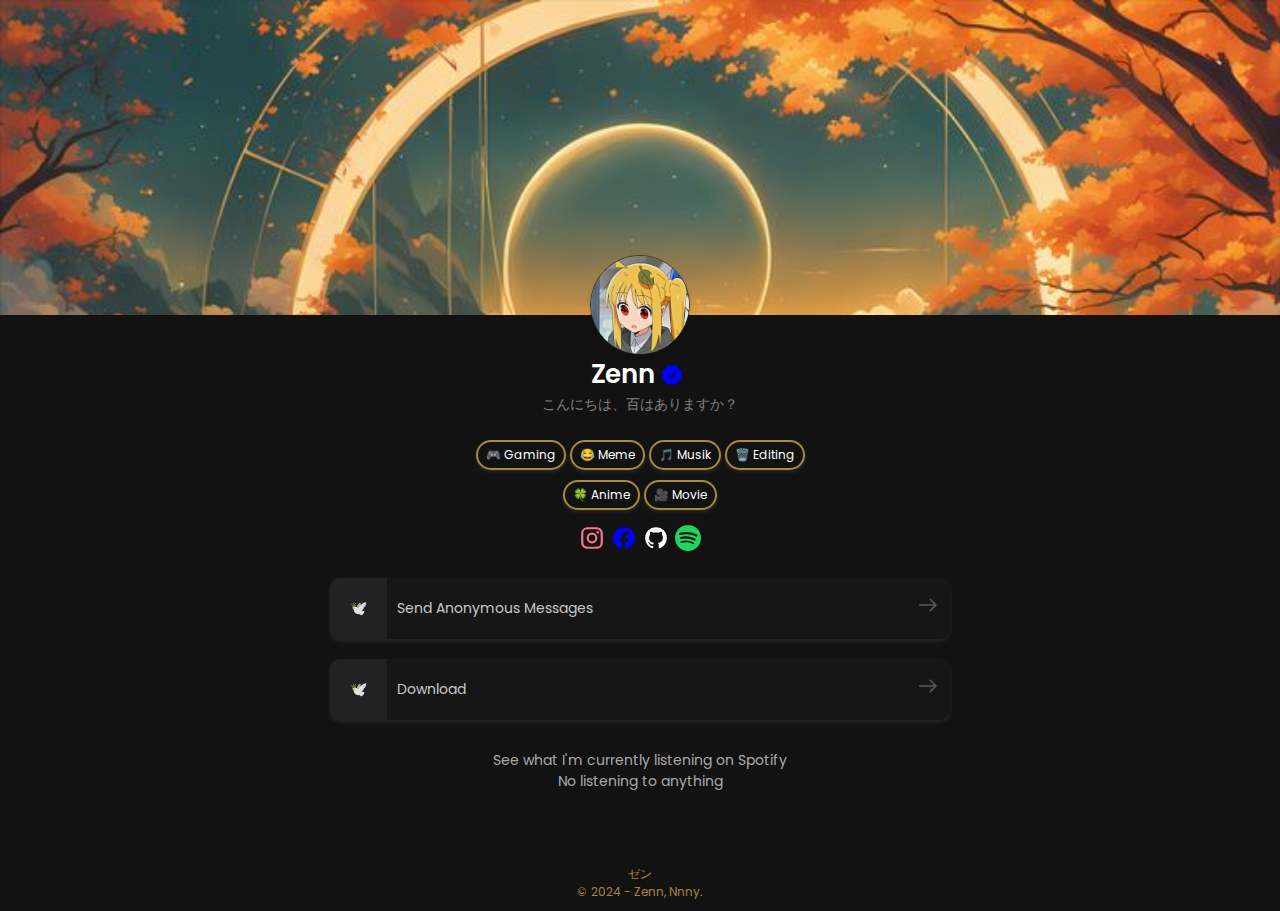
<file: index.html>
<!DOCTYPE html>
<html lang="en">
  <head>
    <meta charset="UTF-8" />
    <meta name="viewport" content="width=device-width, initial-scale=1.0" />
    <title>Zyka - Zenn</title>
    <link rel="stylesheet" href="style.css" />
    <!-- import font -->
    <link rel="preconnect" href="https://fonts.googleapis.com" />
    <link rel="preconnect" href="https://fonts.gstatic.com" crossorigin />
    <link
      href="https://fonts.googleapis.com/css2?family=Poppins:ital,wght@0,100;0,200;0,300;0,400;0,500;0,600;0,700;0,800;0,900;1,100;1,200;1,300;1,400;1,500;1,600;1,700;1,800;1,900&display=swap"
      rel="stylesheet"
    />
    <!-- jquery -->
    <script
      src="https://code.jquery.com/jquery-3.7.1.min.js"
      integrity="sha256-/JqT3SQfawRcv/BIHPThkBvs0OEvtFFmqPF/lYI/Cxo="
      crossorigin="anonymous"
    ></script>
  </head>
  <body>
    <div class="container">
      <div class="sampul"></div>
      <div class="profil">
        <img src="asset/f2083756566a8c298023dbb04d06baca.jpg" alt="profil" />
        <h1 class="nama">
          Zenn
          <svg
            xmlns="http://www.w3.org/2000/svg"
            width="34"
            height="34"
            viewBox="0 0 24 24"
          >
            <path
              fill="Blue"
              fill-rule="evenodd"
              d="M15.418 5.643a1.25 1.25 0 0 0-1.34-.555l-1.798.413a1.25 1.25 0 0 1-.56 0l-1.798-.413a1.25 1.25 0 0 0-1.34.555l-.98 1.564c-.1.16-.235.295-.395.396l-1.564.98a1.25 1.25 0 0 0-.555 1.338l.413 1.8a1.25 1.25 0 0 1 0 .559l-.413 1.799a1.25 1.25 0 0 0 .555 1.339l1.564.98c.16.1.295.235.396.395l.98 1.564c.282.451.82.674 1.339.555l1.798-.413a1.25 1.25 0 0 1 .56 0l1.799.413a1.25 1.25 0 0 0 1.339-.555l.98-1.564c.1-.16.235-.295.395-.395l1.565-.98a1.25 1.25 0 0 0 .554-1.34L18.5 12.28a1.25 1.25 0 0 1 0-.56l.413-1.799a1.25 1.25 0 0 0-.554-1.339l-1.565-.98a1.25 1.25 0 0 1-.395-.395zm-.503 4.127a.5.5 0 0 0-.86-.509l-2.615 4.426l-1.579-1.512a.5.5 0 1 0-.691.722l2.034 1.949a.5.5 0 0 0 .776-.107z"
              clip-rule="evenodd"
            />
          </svg>
        </h1>
        <p class="deskripsi">こんにちは、百はありますか？</p>
      </div>
      <div class="div-tengah">
        <div class="hoby1">
          <div class="ini-hoby">
            <p>🎮 Gaming</p>
          </div>
          <div class="ini-hoby">
            <p>😂 Meme</p>
          </div>
          <div class="ini-hoby">
            <p>🎵 Musik</p>
          </div>
          <div class="ini-hoby">
            <p>🗑️ Editing</p>
          </div>
        </div>
      </div>
      <div class="div-tengah">
        <div class="hoby2">
          <div class="ini-hoby">
            <p>🍀 Anime</p>
          </div>
          <div class="ini-hoby">
            <p>🎥 Movie</p>
          </div>
        </div>
      </div>
      <div class="sosial div-tengah">
        <a href="https://www.instagram.com/nandaaa_79/" target="_blank">
          <span
            ><svg
              xmlns="http://www.w3.org/2000/svg"
              width="26"
              height="26"
              viewBox="0 0 24 24"
            >
              <path
                fill="#ff758f"
                d="M7.8 2h8.4C19.4 2 22 4.6 22 7.8v8.4a5.8 5.8 0 0 1-5.8 5.8H7.8C4.6 22 2 19.4 2 16.2V7.8A5.8 5.8 0 0 1 7.8 2m-.2 2A3.6 3.6 0 0 0 4 7.6v8.8C4 18.39 5.61 20 7.6 20h8.8a3.6 3.6 0 0 0 3.6-3.6V7.6C20 5.61 18.39 4 16.4 4zm9.65 1.5a1.25 1.25 0 0 1 1.25 1.25A1.25 1.25 0 0 1 17.25 8A1.25 1.25 0 0 1 16 6.75a1.25 1.25 0 0 1 1.25-1.25M12 7a5 5 0 0 1 5 5a5 5 0 0 1-5 5a5 5 0 0 1-5-5a5 5 0 0 1 5-5m0 2a3 3 0 0 0-3 3a3 3 0 0 0 3 3a3 3 0 0 0 3-3a3 3 0 0 0-3-3"
              /></svg></span
        ></a>
        <a href="#">
          <span
            ><svg
              xmlns="http://www.w3.org/2000/svg"
              width="26"
              height="26"
              viewBox="0 0 24 24"
            >
              <path
                fill="Blue"
                d="M22 12c0-5.52-4.48-10-10-10S2 6.48 2 12c0 4.84 3.44 8.87 8 9.8V15H8v-3h2V9.5C10 7.57 11.57 6 13.5 6H16v3h-2c-.55 0-1 .45-1 1v2h3v3h-3v6.95c5.05-.5 9-4.76 9-9.95"
              /></svg></span
        ></a>
        <a href="#">
          <span
            ><svg
              xmlns="http://www.w3.org/2000/svg"
              width="26"
              height="26"
              viewBox="0 0 24 24"
            >
              <path
                fill="white"
                d="M12 2A10 10 0 0 0 2 12c0 4.42 2.87 8.17 6.84 9.5c.5.08.66-.23.66-.5v-1.69c-2.77.6-3.36-1.34-3.36-1.34c-.46-1.16-1.11-1.47-1.11-1.47c-.91-.62.07-.6.07-.6c1 .07 1.53 1.03 1.53 1.03c.87 1.52 2.34 1.07 2.91.83c.09-.65.35-1.09.63-1.34c-2.22-.25-4.55-1.11-4.55-4.92c0-1.11.38-2 1.03-2.71c-.1-.25-.45-1.29.1-2.64c0 0 .84-.27 2.75 1.02c.79-.22 1.65-.33 2.5-.33c.85 0 1.71.11 2.5.33c1.91-1.29 2.75-1.02 2.75-1.02c.55 1.35.2 2.39.1 2.64c.65.71 1.03 1.6 1.03 2.71c0 3.82-2.34 4.66-4.57 4.91c.36.31.69.92.69 1.85V21c0 .27.16.59.67.5C19.14 20.16 22 16.42 22 12A10 10 0 0 0 12 2"
              /></svg></span
        ></a>
        <a href="#">
          <span
            ><svg
              xmlns="http://www.w3.org/2000/svg"
              width="26"
              height="26"
              viewBox="0 0 256 256"
            >
              <path
                fill="#1ed760"
                d="M128 0C57.308 0 0 57.309 0 128c0 70.696 57.309 128 128 128c70.697 0 128-57.304 128-128C256 57.314 198.697.007 127.998.007zm58.699 184.614c-2.293 3.76-7.215 4.952-10.975 2.644c-30.053-18.357-67.885-22.515-112.44-12.335a7.981 7.981 0 0 1-9.552-6.007a7.968 7.968 0 0 1 6-9.553c48.76-11.14 90.583-6.344 124.323 14.276c3.76 2.308 4.952 7.215 2.644 10.975m15.667-34.853c-2.89 4.695-9.034 6.178-13.726 3.289c-34.406-21.148-86.853-27.273-127.548-14.92c-5.278 1.594-10.852-1.38-12.454-6.649c-1.59-5.278 1.386-10.842 6.655-12.446c46.485-14.106 104.275-7.273 143.787 17.007c4.692 2.89 6.175 9.034 3.286 13.72zm1.345-36.293C162.457 88.964 94.394 86.71 55.007 98.666c-6.325 1.918-13.014-1.653-14.93-7.978c-1.917-6.328 1.65-13.012 7.98-14.935C93.27 62.027 168.434 64.68 215.929 92.876c5.702 3.376 7.566 10.724 4.188 16.405c-3.362 5.69-10.73 7.565-16.4 4.187z"
              /></svg
          ></span>
        </a>
      </div>
      <div class="link div-tengah">
        <div id="openModalMessage" class="item-link">
          <div class="item-name">
            <span>🕊️</span>
            <p>Send Anonymous Messages</p>
          </div>
          <span class="icon-panah">
            <svg
              xmlns="http://www.w3.org/2000/svg"
              width="26"
              height="26"
              viewBox="0 0 16 9"
            >
              <path
                fill="#595959"
                d="M12.5 5h-9c-.28 0-.5-.22-.5-.5s.22-.5.5-.5h9c.28 0 .5.22.5.5s-.22.5-.5.5"
              />
              <path
                fill="#595959"
                d="M10 8.5a.47.47 0 0 1-.35-.15c-.2-.2-.2-.51 0-.71l3.15-3.15l-3.15-3.15c-.2-.2-.2-.51 0-.71c.2-.2.51-.2.71 0l3.5 3.5c.2.2.2.51 0 .71l-3.5 3.5c-.1.1-.23.15-.35.15Z"
              />
            </svg>
          </span>
        </div>
        <div id="openModalDownload" class="item-link">
          <div class="item-name">
            <span>🕊️</span>
            <p>Download</p>
          </div>
          <span class="icon-panah">
            <svg
              xmlns="http://www.w3.org/2000/svg"
              width="26"
              height="26"
              viewBox="0 0 16 9"
            >
              <path
                fill="#595959"
                d="M12.5 5h-9c-.28 0-.5-.22-.5-.5s.22-.5.5-.5h9c.28 0 .5.22.5.5s-.22.5-.5.5"
              />
              <path
                fill="#595959"
                d="M10 8.5a.47.47 0 0 1-.35-.15c-.2-.2-.2-.51 0-.71l3.15-3.15l-3.15-3.15c-.2-.2-.2-.51 0-.71c.2-.2.51-.2.71 0l3.5 3.5c.2.2.2.51 0 .71l-3.5 3.5c-.1.1-.23.15-.35.15Z"
              />
            </svg>
          </span>
        </div>
      </div>
      <div class="spotify div-tengah">
        <p>See what I'm currently listening on Spotify</p>
        <p>No listening to anything</p>
      </div>
    </div>

    <div class="footer">
      <p>ゼン</p>
      <p>&copy; 2024 - Zenn, Nnny.</p>
    </div>

    <!-- modal kirim pesan -->
    <div id="modalMessage">
      <div class="modal-content">
        <div class="modal-title">
          <p>Kirim Pesan Anonim</p>
          <span class="close" id="closeMessage">&times;</span>
        </div>
        <div class="modal-container-message">
          <form id="formMessage">
            <textarea
              name="message"
              id="message"
              placeholder="Apapun..."
            ></textarea>
            <button type="button" class="btn-send" id="sendMessage">
              Kirim
            </button>
          </form>
        </div>
      </div>
    </div>

    <!-- modal download -->
    <div id="modal">
      <div class="modal-content">
        <div class="modal-title">
          <p>Download</p>
          <span class="close">&times;</span>
        </div>
        <div class="modal-container">
          <div class="modal-search">
            <input type="text" placeholder="Cari sesuatu..." id="search" />
            <span>
              <svg
                xmlns="http://www.w3.org/2000/svg"
                width="24"
                height="24"
                viewBox="0 0 24 24"
              >
                <path
                  fill="white"
                  d="m19.6 21l-6.3-6.3q-.75.6-1.725.95T9.5 16q-2.725 0-4.612-1.888T3 9.5t1.888-4.612T9.5 3t4.613 1.888T16 9.5q0 1.1-.35 2.075T14.7 13.3l6.3 6.3zM9.5 14q1.875 0 3.188-1.312T14 9.5t-1.312-3.187T9.5 5T6.313 6.313T5 9.5t1.313 3.188T9.5 14"
                />
              </svg>
            </span>
          </div>
          <div
            class="modal-item-container"
            id="modal-item-download-container"
          ></div>
        </div>
      </div>
    </div>
    <!-- scriptnya -->
    <script src="js/script.js"></script>
  </body>
</html>
</file>
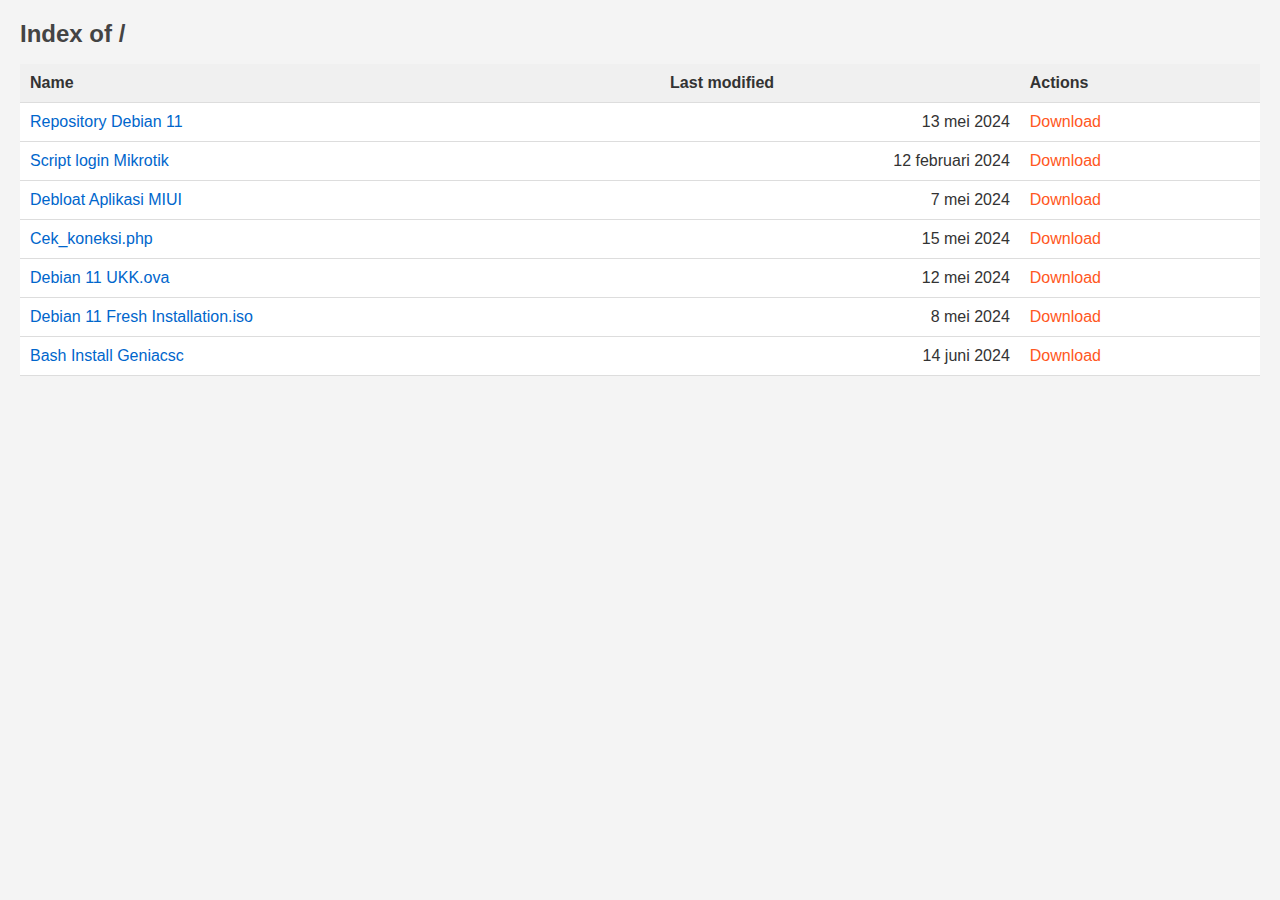
<file: file/index.html>
<!DOCTYPE html>
<html lang="id">
  <head>
    <meta charset="UTF-8" />
    <meta name="viewport" content="width=device-width, initial-scale=1.0" />
    <title>Index of /</title>
    <style>
      body {
        font-family: Arial, sans-serif;
        background-color: #f4f4f4;
        color: #333;
        margin: 20px;
      }

      h1 {
        font-size: 24px;
        color: #444;
      }

      table {
        width: 100%;
        border-collapse: collapse;
        background-color: #fff;
        margin-top: 10px;
      }

      th,
      td {
        padding: 10px;
        border-bottom: 1px solid #ddd;
      }

      th {
        background-color: #f0f0f0;
        text-align: left;
      }

      a.view-link {
        color: #0066cc;
        text-decoration: none;
      }

      a.view-link:hover {
        text-decoration: underline;
      }

      a.download-link {
        color: #ff5722;
        text-decoration: none;
      }

      a.download-link:hover {
        text-decoration: underline;
      }

      .date {
        text-align: right;
      }
    </style>
  </head>
  <body>
    <h1>Index of /</h1>
    <table id="file-table">
      <thead>
        <tr>
          <th>Name</th>
          <th>Last modified</th>
          <th>Actions</th>
        </tr>
      </thead>
      <tbody>
        <!-- Data file akan diisi melalui JavaScript -->
      </tbody>
    </table>
    <script src="https://code.jquery.com/jquery-3.6.0.min.js"></script>
    <script>
      $(document).ready(function () {
        $.getJSON("../item.json", function (items) {
          // Render data ke dalam tabel
          items.forEach((item) => {
            $("#file-table tbody").append(`
              <tr>
                <td><a href="${item.viewLink}" class="view-link" target="_blank">${item.title}</a></td>
                <td class="date">${item.date}</td>
                <td><a href="${item.downloadLink}" class="download-link" target="_blank">Download</a></td>
              </tr>
            `);
          });
        });
      });
    </script>
  </body>
</html>
</file>
<file: style.css>
:root {
  --dasar: #f2c253ac;
  ---bg: #121212;
}
* {
  margin: 0;
  padding: 0;
  box-sizing: border-box;
}

html {
  scroll-behavior: smooth;
}

body {
  font-family: "Poppins", sans-serif;
  background-color: var(---bg);
}

.container {
  min-height: 95vh;
  color: white;
}

.sampul {
  background-image: url("asset/Anime-Scenery-Wallpaper.png");
  background-size: cover;
  background-repeat: no-repeat;
  min-height: 25vh;
}

.profil {
  display: flex;
  justify-content: center;
  align-items: center;
  flex-flow: column;
  margin-top: -60px;
}

.profil img {
  width: 100px;
  height: auto;
  border-radius: 50%;
  box-shadow: 0 2px 4px rgba(0, 0, 0, 0.1);
  border: solid 1px #1d1d1dbe;
}

.profil h1 {
  font-size: 26px;
  font-weight: 600;
  display: flex;
  justify-content: center;
  align-items: center;
}

.deskripsi {
  color: gray;
  font-size: 14px;
}

.div-tengah {
  width: 100%;
  display: flex;
  justify-content: center;
  align-items: center;
}

.hoby1 {
  margin-top: 20px;
  display: flex;
  justify-content: center;
  align-items: center;
  padding: 5px 0;
}

.hoby2 {
  padding: 5px 0;
  display: flex;
  justify-content: center;
  align-items: center;
}

.ini-hoby {
  padding: 4px 8px;
  border-radius: 20px;
  border: solid 2px var(--dasar);
  margin: 0 2px;
  box-shadow: 0 2px 4px rgba(255, 255, 255, 0.1);
}

.ini-hoby p {
  white-space: nowrap;
  text-align: center;
  font-size: 12px;
}

.sosial {
  padding: 10px 0;
}

.sosial a {
  margin: 0 3px;
  transition: opacity 0.3s ease-in-out;
}

.sosial a:hover {
  opacity: 50%;
}

.link {
  padding: 0 20px;
  flex-direction: column;
}

.item-link {
  border-radius: 10px;
  text-decoration: none;
  background-color: #161616;
  width: 90%;
  box-shadow: 0 2px 4px rgba(255, 255, 255, 0.1);
  transition: all 0.3s ease-in-out;
  display: flex;
  justify-content: space-between;
  margin: 10px 0;
  cursor: pointer;
}

.item-link:hover {
  opacity: 60%;
  box-shadow: 0 0px 0px rgba(255, 255, 255, 0.1);
}

.item-name {
  display: flex;
  justify-content: center;
  align-items: center;
  font-size: 14px;
}

.item-name span {
  background-color: #222222;
  padding: 20px;
  border-radius: 10px 0 0 10px;
}

.item-name p {
  color: #ffffffc4;
  padding-left: 10px;
}

.icon-panah {
  margin: auto 0;
  padding-right: 10px;
}

.spotify {
  text-align: center;
  color: #ffffffa6;
  flex-direction: column;
  padding: 20px 0;
  font-size: 14px;
}

.footer {
  text-align: center;
  color: var(--dasar);
  padding: 10px 0;
  font-size: 12px;
}

/* modal */
#modal,
#modalMessage {
  display: none;
  position: fixed;
  z-index: 1;
  left: 0;
  top: 0;
  width: 100%;
  height: 100%;
  overflow: auto;
  background-color: rgb(0, 0, 0);
  background-color: rgba(0, 0, 0, 0.7);
  backdrop-filter: blur(2px);
  padding-top: 60px;
}

.modal-content {
  background-color: #222222;
  margin: 5% auto;
  padding: 20px;
  border: 1px solid var(---bg);
  width: 90%;
  border-radius: 10px;
  max-height: 80vh;
}

.modal-title {
  display: flex;
  justify-content: space-between;
  align-items: center;
  width: 100%;
}

.modal-title p {
  font-weight: bold;
  color: white;
  font-size: 1.3em;
}

.close {
  color: #aaa;
  font-size: 28px;
  font-weight: bold;
  cursor: pointer;
}

.modal-container {
  margin-top: 20px;
}

.modal-search {
  width: 100%;
  display: flex;
  align-items: center;
  justify-content: space-between;
  border-radius: 10px;
  background-color: #333333;
}

#search {
  width: 100%;
  padding: 8px 16px;
  color: white;
  outline: none;
  background-color: transparent;
  border: none;
  font-size: 1.1em;
  padding: 10px 20px;
}

.modal-search span {
  margin-right: 10px;
  margin-top: 5px;
  padding: 0px 5px;
  cursor: pointer;
}

.modal-item-container,
.modal-container-message {
  max-height: 45vh;
  overflow-y: auto;
  margin-top: 5px;
}

.modal-item {
  display: flex;
  justify-content: space-between;
  align-items: center;
  background-color: #333333;
  border-radius: 10px;
  margin: 8px 0;
  padding: 5px 10px;
  transition: all 0.3s;
}

.modal-item:hover {
  background-color: #444444;
}

.modal-item-left {
  display: flex;
  align-items: center;
}

.modal-item-left-icon {
  margin-right: 15px;
}

.modal-item-left-meta {
  color: white;
  padding: 5px 0px;
}

.modal-item-left-meta-title {
  font-size: 0.8em;
}

.modal-item-left-meta-date {
  font-size: 0.6em;
  opacity: 50%;
}

.modal-item-right {
  display: flex;
  align-items: center;
  justify-content: center;
}

.modal-item-right a {
  margin: 0px 5px;
  cursor: pointer;
  transition: all 0.3s;
}

.modal-item-right a:hover {
  opacity: 50%;
}

.no-scroll {
  overflow: hidden;
}

.modal-container-message {
  display: flex;
  flex-direction: column;
  margin-top: 20px;
  overflow: hidden;
}

#message {
  padding: 10px 20px;
  font-family: Arial, Helvetica, sans-serif;
  background-color: #33333391;
  color: white;
  width: 100%;
  height: 20vh;
  resize: none;
  outline: none;
  border-radius: 10px;
  border: none;
  box-shadow: 2px 4px 0px 0px rgba(0, 0, 0, 0.055);
  font-size: 1.05em;
}

.btn-send {
  background-color: var(--dasar);
  border: none;
  color: white;
  padding: 10px 20px;
  text-align: center;
  text-decoration: none;
  font-size: 16px;
  margin-top: 8px;
  cursor: pointer;
  border-radius: 8px;
  transition: all 0.3s ease;
  width: 100%;
  font-weight: 600;
}

.btn-send:hover {
  opacity: 50%;
}

.btn-disabled {
  opacity: 70%;
  background-color: gray;
  cursor: wait;
}

/* responsive untuk desktop */
@media screen and (min-width: 768px) {
  .item-link {
    width: 50%;
  }
  .sampul {
    background-image: url("asset/Anime-Scenery-Wallpaper.png");
    height: 35vh;
  }
  .modal-content {
    width: 40%;
  }
}
</file>
